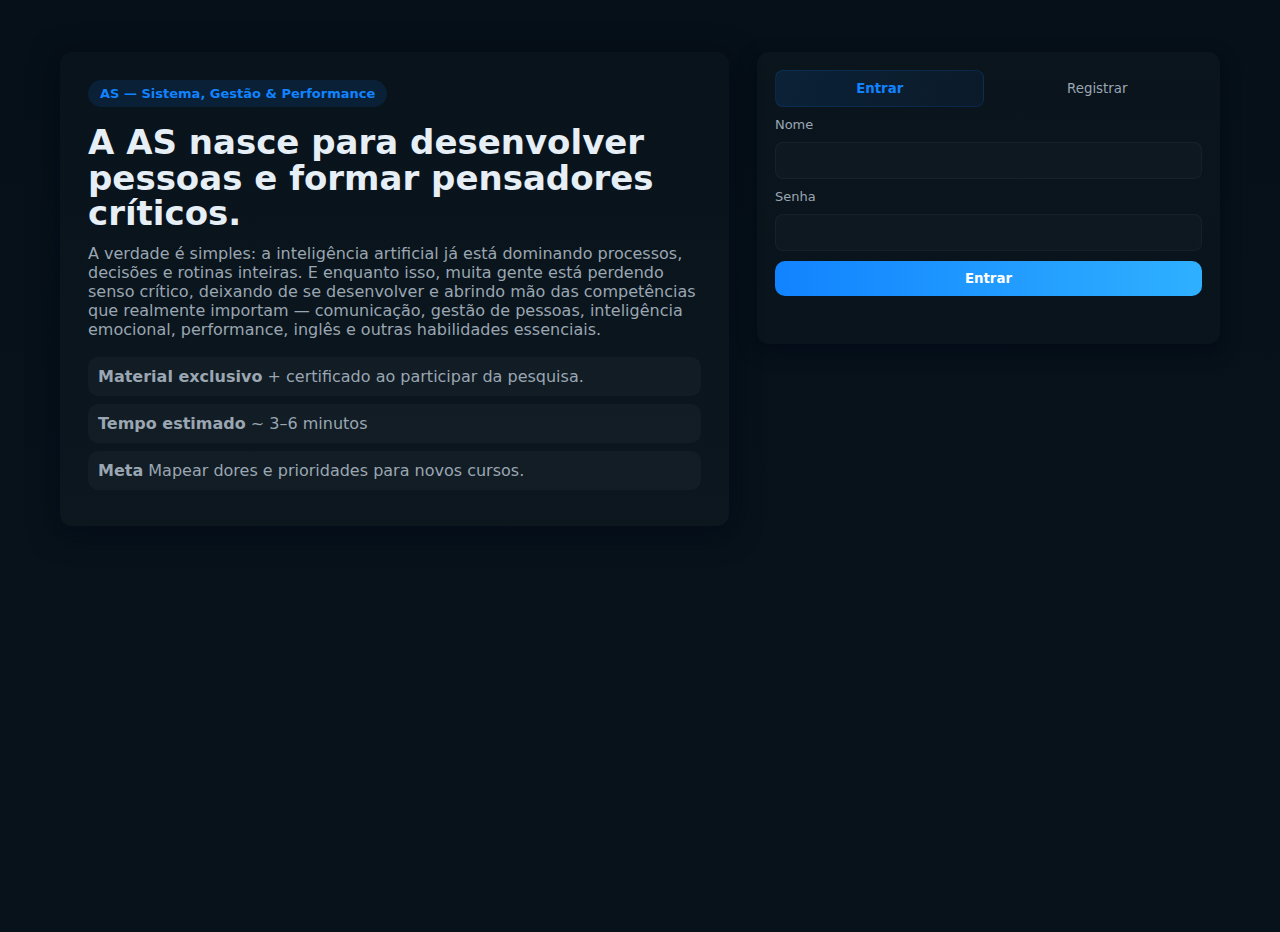
<file: index.html>
<!doctype html>
<html lang="pt-BR">

<head>
    <meta charset="utf-8" />
    <meta name="viewport" content="width=device-width,initial-scale=1" />
    <title>Home • AS</title>
    <link rel="stylesheet" href="Main/main.css">
    <link rel="icon" type="image/png" href="logo_temporaria.png" />
    <link
        href="https://fonts.googleapis.com/css2?family=Inter:wght@300;400;600;700;800&family=Montserrat:wght@600;700&display=swap"
        rel="stylesheet">
    <script>
        (function () {
            const token = localStorage.getItem('token');
            if (!token) {
                // sem token → leva pro login/registro
                window.location.href = 'Login_Register/login_register.html';
            } else {
            }
        })();
    </script>

</head>

<body>
    <div class="wrap">

        <header class="conteudo" role="banner" aria-label="Hero AS">
            <button id="btnLogout" class="logout-btn">Sair</button>
            <div class="conteudo-left">
                <div class="gestao-performace as">AS — Sistema, Gestão & Performance</div>
                <h1>Nós estamos chegando para fazer história.</h1>
                <p class="introducao">A Verdade é simples: a inteligência artificial já está dominando processos,
                    decisões e rotinas inteiras. E enquanto isso, muita gente está perdendo senso crítico,
                    deixando de se desenvolver e abrindo mão das competências que realmente importam.</p>

                <div class="lista-corpo">
                    <button class="botao botao-primario" onclick="mostrarPesquisa()">
                        Contribuir com o Teste
                    </button>
                    <button class="botao botao-fantasma"
                        onclick="document.getElementById('sobreAS').scrollIntoView({behavior:'smooth'})">O que é a
                        AS?</button>
                    <button class="botao botao-fantasma"
                        onclick="document.getElementById('contato').scrollIntoView({behavior:'smooth'})">Contato</button>
                </div>

                <div style="margin-top:18px; color:var(--muted); font-size:13px; max-width:620px;">
                    Ao contribuir você recebe material exclusivo e certificado quando nossa plataforma for lançada.
                    Todas as respostas são 100% confidenciais.
                </div>
            </div>

            <aside class="conteudo-right" aria-hidden="true">
                <div class="mini-card">
                    <h4>O que você ganha</h4>
                    <p>Material exclusivo + certificado ao participar da pesquisa.</p>
                </div>
                <div class="mini-card">
                    <h4>Tempo estimado</h4>
                    <p>~ 3–6 minutos</p>
                </div>
                <div class="mini-card">
                    <h4>Objetivo</h4>
                    <p>Avaliar o nível real de maturidade profissional do mercado e mostrar, de forma clara e direta, o que está travando o crescimento da maioria das pessoas.</p>
                </div>
            </aside>
        </header>

        <!-- SOBRE / O QUE É A AS -->
        <section id="sobreAS" class="informacoes-as" aria-labelledby="sobre-title">
            <div class="card" role="region" aria-label="Sobre a AS">
                <h3 id="sobre-title">O que é a AS</h3>
                <p class="muted">A AS nasce exatamente para desenvolver pessoas de verdade: fortalecer habilidades
                    humanas, formar pensadores críticos e preparar profissionais para o futuro. Trabalhamos com cursos e
                    treinamentos em Comunicação, Gestão e Performance — nossa missão é evitar que pessoas fiquem para
                    trás diante das mudanças tecnológicas.</p>

                <div style="margin-top:12px;">
                    <div class="notice" aria-hidden="false">
                        <strong>Antes de começar…</strong>
                        Pare por um minuto e seja brutalmente sincero. Use esse espaço para desabafar: fale do que te
                        trava, do que falta no seu ambiente, do que te irrita e do que você precisa para evoluir. Não
                        existe julgamento — suas respostas são confidenciais.
                    </div>
                </div>

                <div style="margin-top:14px; display:flex; gap:10px; flex-wrap:wrap;">
                    <div class="pill">Comunicação</div>
                    <div class="pill">Gestão</div>
                    <div class="pill">Tecnólogia</div>
                    <div class="pill">Performance</div>
                    <div class="pill">Inteligência Emocional</div>
                </div>
            </div>

            <aside class="card" role="complementary" aria-label="Insights rápidos">
                <h3>Insights rápidos</h3>
                <p class="muted">As respostas vão nos ajudar a criar conteúdos mais práticos e profundos — preparados
                    para o futuro.</p>
                <div style="margin-top:12px;">
                    <strong style="color:var(--white)">Como usaremos os dados</strong>
                    <p class="muted">Para desenhar trilhas de aprendizado, módulos práticos e programas de mentoria que
                        atendam às principais dores do mercado.</p>
                </div>
            </aside>
        </section>

        <!-- PESQUISA 1 (DETAILED) -->
        <section id="pesquisas"></section>

        <!-- Formulário: Receber Acesso por E-mail -->
        <div class="card access-card" id="accessCard">
            <h4>Receba o acesso</h4>
            <p class="muted">Digite seu e-mail e clique em gerar acesso. Você receberá login e senha por e-mail.</p>

            <input id="access-email" type="email" placeholder="seu@email.com" />

            <button id="btnGenerateAccess" class="btn-primary">Enviar acesso por e-mail</button>


            <div id="access-msg" class="muted" style="margin-top:10px; min-height:18px"></div>
        </div>


        <!-- FINAL / FOOTER -->
        <footer id="contato" style="margin-top:36px;">
            <div>
                <strong style="color:var(--white)">AS — Gestão & Performance</strong>
                <div class="muted" style="margin-top:6px;">Contato: contato@as-gestao.com · Direitos reservados © AS
                </div>
            </div>
            <div style="text-align:right;">
                <div class="muted">Contatos</div>
                <div style="margin-top:6px;"><span class="pill">
                    <a href="https://wa.me/5511943370983
                    " target="_blank">
                            Anderson S — Founder & CEO
                    </a></span>
                </div>
                <div style="margin-top:6px;"><span class="pill">
                    <a href="https://wa.me/5518981320533
                    " target="_blank">
                            Antônio S — Co-Founder & CTO
                    </a></span>
                </div>
            </div>
        </footer>

    </div>

    <script src="Main/main.js"></script>
</body>

</html>
</file>
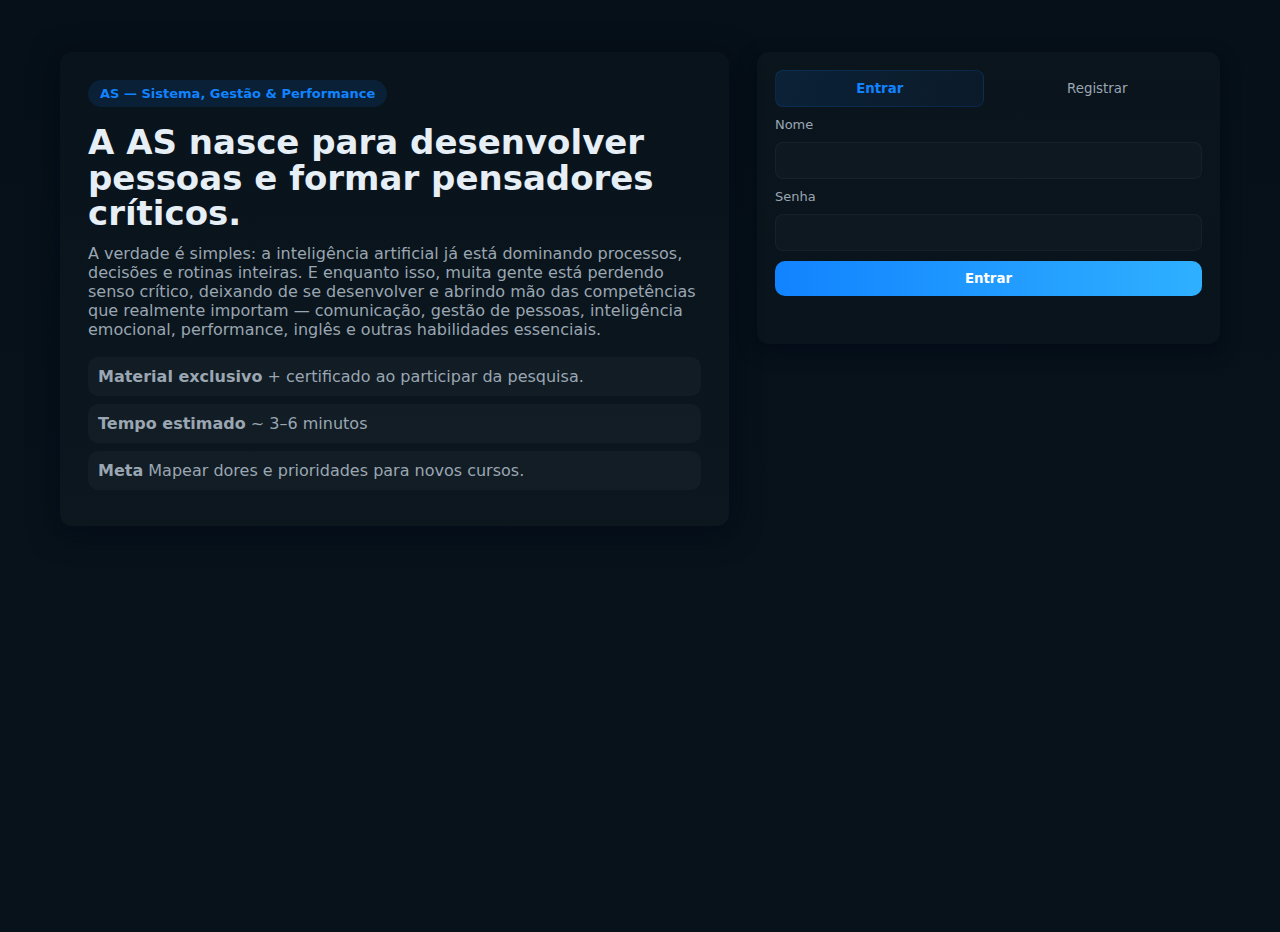
<file: Admin/admin.html>
<!doctype html>
<html lang="pt-BR">

<head>
    <meta charset="utf-8" />
    <meta name="viewport" content="width=device-width,initial-scale=1" />
    <title>Admin • AS - Painel de Respostas</title>
    <link rel="stylesheet" href="admin.css">
</head>

<body>
    <div class="wrap">
        <header class="top">
            <h1>Admin - Painel de Respostas</h1>
            <div class="actions">
                <button id="btnLogout">Sair</button>
            </div>
        </header>

        <main class="grid">
            <aside class="panel">
                <div class="stats">
                    <div>
                        <div class="label">Usuários que responderam os testes</div>
                        <div id="completedCount" class="big">—</div>
                    </div>
                    <div>
                        <div class="label">Total de respostas</div>
                        <div id="totalAnswers" class="big">—</div>
                    </div>
                </div>

                <button id="btnRefresh" class="refresh-btn">Atualizar dados</button>

                <canvas id="chart" height="160"></canvas>

                <div class="label small" style="margin-top:12px">Respondentes (clique no número para ver respostas)
                </div>
                <div id="respondents" class="list"></div>
            </aside>

            <section class="detail card">
                <div class="label small">Detalhes do respondente</div>
                <h2 id="respondentName">Selecione um item à esquerda</h2>
                <div id="answersList" class="answers"></div>
            </section>
        </main>

        <footer class="foot">Painel admin • AS — Gestão &amp; Performance</footer>
    </div>

    <script src="admin.js"></script>
</body>

</html>
</file>
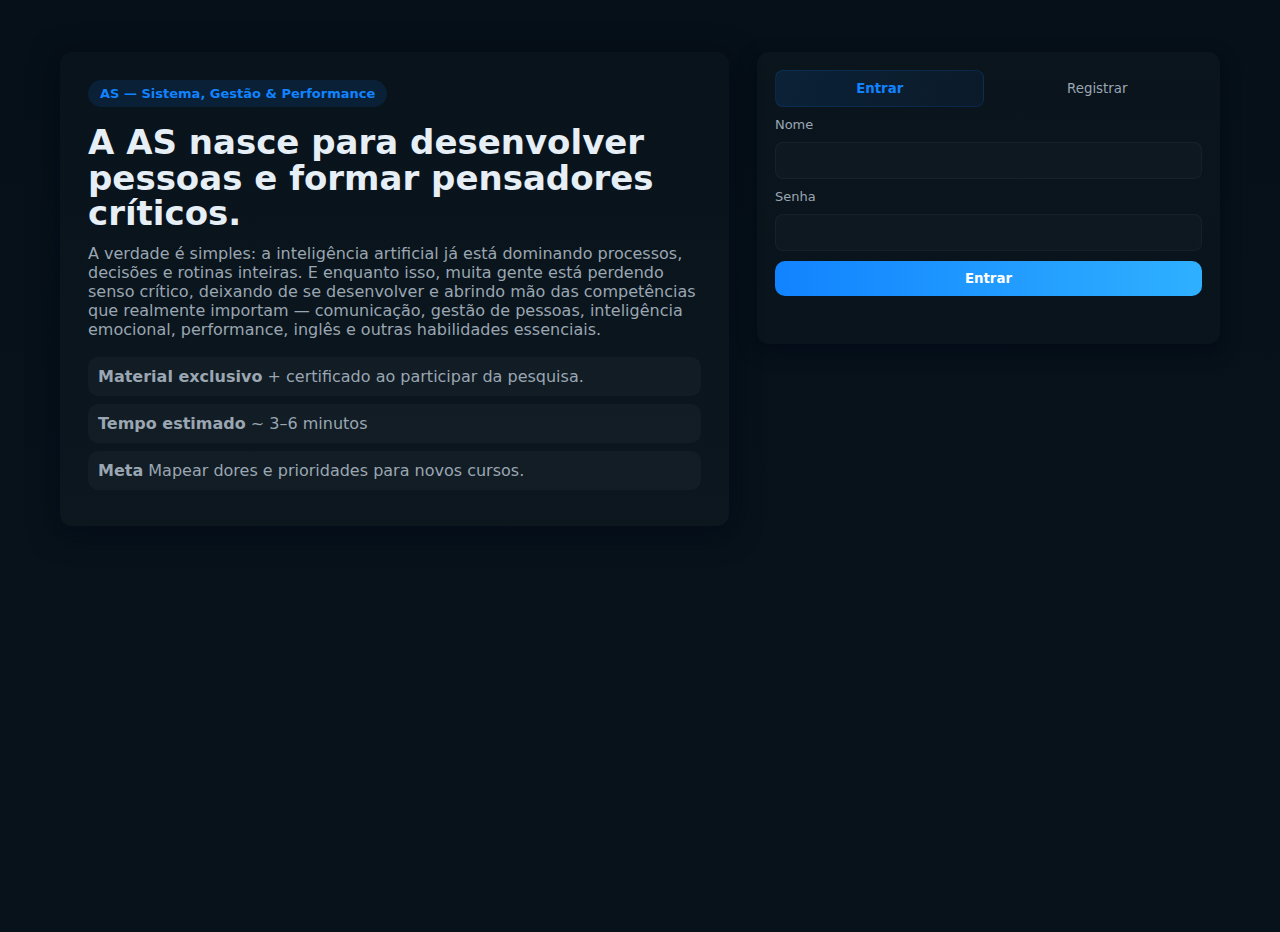
<file: Login_Register/login_register.html>
<!doctype html>
<html lang="pt-BR">

<head>
    <meta charset="utf-8" />
    <meta name="viewport" content="width=device-width, initial-scale=1" />
    <title>Login • AS</title>
    <link rel="stylesheet" href="login_register.css">
</head>

<body>
    <main class="page-wrap">
        <div class="hero">
            <div class="hero-left">
                <div class="badge">AS — Sistema, Gestão &amp; Performance</div>
                <h1 class="hero-title">A AS nasce para desenvolver pessoas e formar pensadores críticos.</h1>
                <p class="hero-sub">A verdade é simples: a inteligência artificial já está dominando processos, decisões e rotinas inteiras. E enquanto isso, muita gente está perdendo senso crítico, deixando de se desenvolver e abrindo mão das competências que realmente importam — comunicação, gestão de pessoas, inteligência emocional, performance, inglês e outras habilidades essenciais.</p>
                <ul class="hero-list">
                    <li><strong>Material exclusivo</strong> + certificado ao participar da pesquisa.</li>
                    <li><strong>Tempo estimado</strong> ~ 3–6 minutos</li>
                    <li><strong>Meta</strong> Mapear dores e prioridades para novos cursos.</li>
                </ul>
            </div>


            <div class="hero-right">
                <div class="card auth-card">
                    <div class="tabs">
                        <button id="tab-login" class="tab active">Entrar</button>
                        <button id="tab-register" class="tab">Registrar</button>
                    </div>


                    <!-- LOGIN -->
                    <form id="form-login" class="form">
                        <label>Nome</label>
                        <input id="login-nome" type="text" autocomplete="username" required />


                        <label>Senha</label>
                        <input id="login-senha" type="password" required />


                        <button type="submit" class="btn-primary">Entrar</button>
                        <div id="login-msg" class="msg"></div>
                    </form>


                    <!-- REGISTER -->
                    <form id="form-register" class="form hidden">
                        <label>Nome</label>
                        <input id="reg-nome" type="text" required />


                        <label>E‑mail</label>
                        <input id="reg-email" type="email" required />


                        <label>Senha</label>
                        <input id="reg-senha" type="password" autocomplete="new-password" required />


                        <button type="submit" class="btn-primary">Criar conta</button>
                        <div id="reg-msg" class="msg"></div>
                    </form>


                </div>
            </div>
        </div>
    </main>


    <script src="login_register.js"></script>
</body>

</html>
</file>
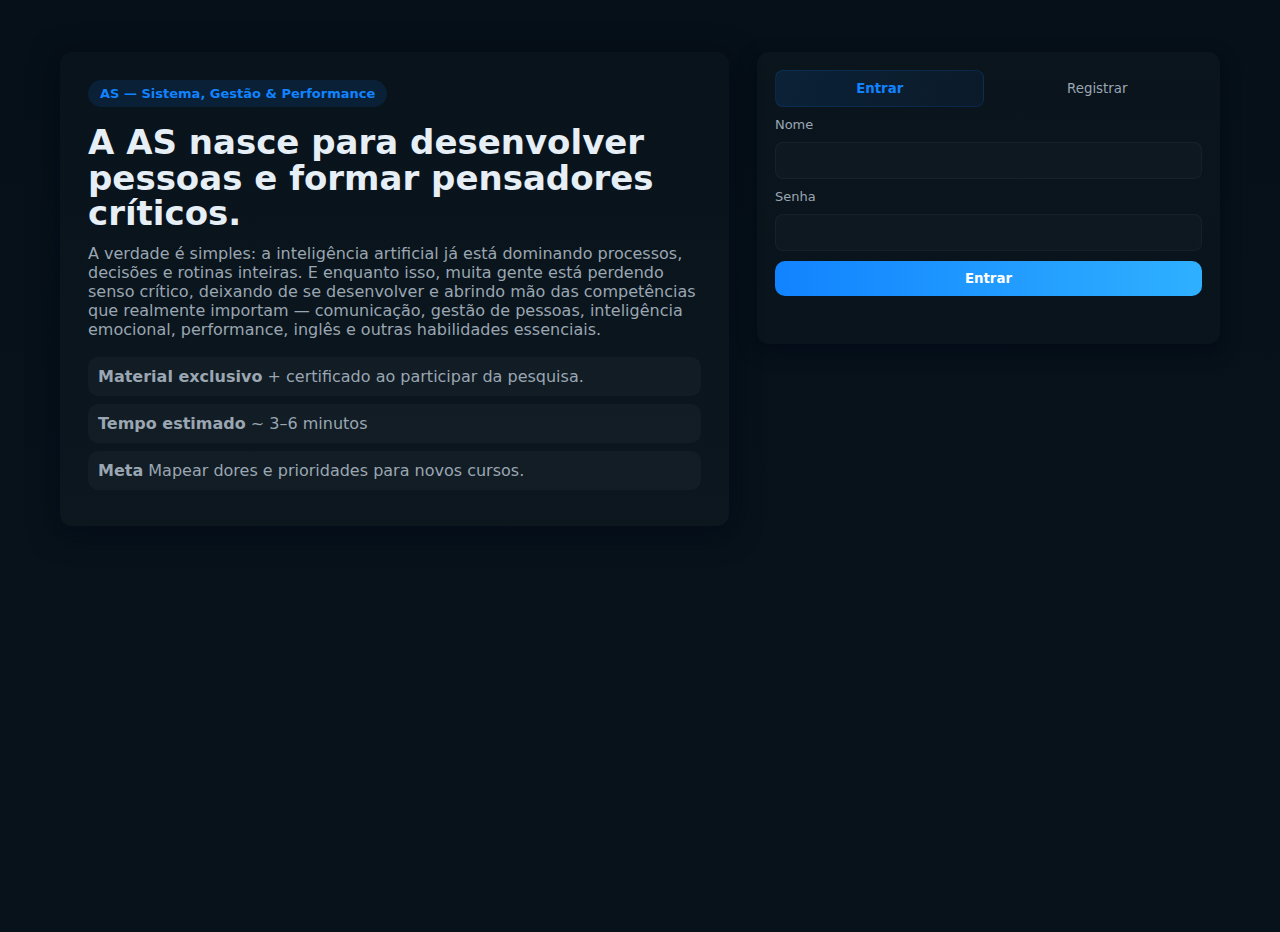
<file: Main/main.html>
<!doctype html>
<html lang="pt-BR">

<head>
    <meta charset="utf-8" />
    <meta name="viewport" content="width=device-width,initial-scale=1" />
    <title>Protótipo AS — Página Longa</title>
    <link rel="stylesheet" href="main.css">
    <link
        href="https://fonts.googleapis.com/css2?family=Inter:wght@300;400;600;700;800&family=Montserrat:wght@600;700&display=swap"
        rel="stylesheet">
    <script>
        (function () {
            const token = localStorage.getItem('token');
            if (!token) {
                // sem token → leva pro login/registro
                window.location.href = '../Login_Register/login_register.html';
            } else {
            }
        })();
    </script>

</head>

<body>
    <div class="wrap">

        <header class="conteudo" role="banner" aria-label="Hero AS">
            <button id="btnLogout" class="logout-btn">Sair</button>
            <div class="conteudo-left">
                <div class="gestao-performace as">AS – Gestão & Performance</div>
                <h1>A AS nasce para desenvolver pessoas e formar pensadores críticos.</h1>
                <p class="introducao">A inteligência artificial avança — nós desenvolvemos as habilidades humanas que
                    continuam insubstituíveis: comunicação, gestão, inteligência emocional e performance.</p>

                <div class="lista-corpo">
                    <button class="botao botao-primario" onclick="mostrarPesquisa()">
                        Contribuir com o Teste
                    </button>
                    <button class="botao botao-fantasma"
                        onclick="document.getElementById('sobreAS').scrollIntoView({behavior:'smooth'})">O que é a
                        AS?</button>
                    <button class="botao botao-fantasma"
                        onclick="document.getElementById('contato').scrollIntoView({behavior:'smooth'})">Contato</button>
                </div>

                <div style="margin-top:18px; color:var(--muted); font-size:13px; max-width:620px;">
                    Ao contribuir você recebe material exclusivo e certificado quando nossa plataforma for lançada.
                    Todas as respostas são 100% confidenciais.
                </div>
            </div>

            <aside class="conteudo-right" aria-hidden="true">
                <div class="mini-card">
                    <h4>O que você ganha</h4>
                    <p>Material exclusivo + certificado ao participar da pesquisa.</p>
                </div>
                <div class="mini-card">
                    <h4>Tempo estimado</h4>
                    <p>~ 7–12 minutos</p>
                </div>
                <div class="mini-card">
                    <h4>Meta</h4>
                    <p>Mapear dores e prioridades para novos cursos.</p>
                </div>
            </aside>
        </header>

        <!-- SOBRE / O QUE É A AS -->
        <section id="sobreAS" class="informacoes-as" aria-labelledby="sobre-title">
            <div class="card" role="region" aria-label="Sobre a AS">
                <h3 id="sobre-title">O que é a AS</h3>
                <p class="muted">A AS nasce exatamente para desenvolver pessoas de verdade: fortalecer habilidades
                    humanas, formar pensadores críticos e preparar profissionais para o futuro. Trabalhamos com cursos e
                    treinamentos em Comunicação, Gestão e Performance — nossa missão é evitar que pessoas fiquem para
                    trás diante das mudanças tecnológicas.</p>

                <div style="margin-top:12px;">
                    <div class="notice" aria-hidden="false">
                        <strong>Antes de começar…</strong>
                        Pare por um minuto e seja brutalmente sincero. Use esse espaço para desabafar: fale do que te
                        trava, do que falta no seu ambiente, do que te irrita e do que você precisa para evoluir. Não
                        existe julgamento — suas respostas são confidenciais.
                    </div>
                </div>

                <div style="margin-top:14px; display:flex; gap:10px; flex-wrap:wrap;">
                    <div class="pill">Comunicação</div>
                    <div class="pill">Gestão</div>
                    <div class="pill">Tecnólogia</div>
                    <div class="pill">Performance</div>
                    <div class="pill">Inteligência Emocional</div>
                </div>
            </div>

            <aside class="card" role="complementary" aria-label="Insights rápidos">
                <h3>Insights rápidos</h3>
                <p class="muted">As respostas vão nos ajudar a criar conteúdos mais práticos e profundos — preparados
                    para o futuro.</p>
                <div style="margin-top:12px;">
                    <strong style="color:var(--white)">Como usaremos os dados</strong>
                    <p class="muted">Para desenhar trilhas de aprendizado, módulos práticos e programas de mentoria que
                        atendam às principais dores do mercado.</p>
                </div>
            </aside>
        </section>

        <!-- PESQUISA 1 (DETAILED) -->
        <section id="pesquisas"></section>

        <!-- Formulário: Receber Acesso por E-mail -->
        <div class="card access-card" id="accessCard">
            <h4>Receba o acesso</h4>
            <p class="muted">Digite seu e-mail e clique em gerar acesso. Você receberá login e senha por e-mail.</p>

            <input id="access-email" type="email" placeholder="seu@email.com" />

            <button id="btnGenerateAccess" class="btn-primary">Enviar acesso por e-mail</button>


            <div id="access-msg" class="muted" style="margin-top:10px; min-height:18px"></div>
        </div>


        <!-- FINAL / FOOTER -->
        <footer id="contato" style="margin-top:36px;">
            <div>
                <strong style="color:var(--white)">AS — Gestão & Performance</strong>
                <div class="muted" style="margin-top:6px;">Contato: contato@as-gestao.com · Direitos reservados © AS
                </div>
            </div>
            <div style="text-align:right;">
                <div class="muted">Siga-nos</div>
                <div style="margin-top:6px;"><span class="pill">
                    <a href="https://wa.me/551194337-0983
                    " target="_blank">
                            Falar no WhatsApp
                    </a></span> <span class="pill">Instagram</span>
                </div>
            </div>
        </footer>

    </div>

    <script src="main.js"></script>
</body>

</html>
</file>
<file: Main/main.css>
:root {
    --bg: #0B0B0D;
    --panel: #0F1114;
    --card: #0E1115;
    --muted: #C9C9C9;
    --muted-2: #7A7A7A;
    --blue: #007BFF;
    --blue-2: #4DA8FF;
    --white: #FFFFFF;
    --radius: 12px;
    --glass: rgba(255, 255, 255, 0.02);
    --max-width: 1100px;
}

* {
    box-sizing: border-box
}

html,
body {
    height: 100%;
    margin: 0;
    font-family: Inter, system-ui, -apple-system, Segoe UI, Roboto, "Helvetica Neue", Arial;
}

body {
    background: linear-gradient(180deg, rgba(6, 10, 14, 1) 0%, rgba(11, 13, 15, 1) 100%);
    color: var(--white);
    -webkit-font-smoothing: antialiased;
    padding: 36px 16px;
    display: flex;
    justify-content: center;
}

.wrap {
    width: 100%;
    max-width: var(--max-width);
}

/* Top hero with background image (uses local path — system will convert to URL) */
.conteudo {
    border-radius: 16px;
    overflow: hidden;
    position: relative;
    min-height: 420px;
    background:
        linear-gradient(180deg, rgba(3, 8, 15, 0.6), rgba(3, 8, 15, 0.75)),
        url("/mnt/data/A_series_of_four_digital_user_interface_(UI)_scree.png") center/cover no-repeat;
    box-shadow: 0 18px 60px rgba(0, 0, 0, 0.6);
    padding: 44px;
    display: flex;
    gap: 28px;
    align-items: center;
}

.conteudo-left {
    flex: 1;
    max-width: 640px;
}

.gestao-performace {
    color: var(--blue-2);
    font-weight: 700;
    letter-spacing: 0.6px;
    font-size: 13px;
    margin-bottom: 8px;
}

h1 {
    font-family: Montserrat;
    font-size: 42px;
    margin: 0 0 10px 0;
    line-height: 1.03;
    color: var(--white);
}

p.introducao {
    margin: 0 0 18px 0;
    color: var(--muted);
    font-size: 16px;
    max-width: 560px;
}

.lista-corpo {
    display: flex;
    gap: 12px;
    align-items: center;
    flex-wrap: wrap;
    margin-top: 8px;
}

.botao {
    padding: 12px 18px;
    border-radius: 12px;
    font-weight: 700;
    cursor: pointer;
    border: 0;
    box-shadow: 0 8px 30px rgba(0, 0, 0, 0.5);
}

.botao-primario {
    background: linear-gradient(180deg, var(--blue), var(--blue-2));
    color: var(--white);
}

.botao-fantasma {
    background: transparent;
    color: var(--white);
    border: 1px solid rgba(255, 255, 255, 0.06);
}

/* hero right column: quick stats / highlights */
.conteudo-right {
    width: 300px;
    display: flex;
    flex-direction: column;
    gap: 12px;
}

.mini-card {
    background: rgba(255, 255, 255, 0.02);
    border-radius: 12px;
    padding: 14px;
    border: 1px solid rgba(255, 255, 255, 0.03);
}

.mini-card h4 {
    margin: 0;
    color: var(--white);
    font-size: 16px;
}

.mini-card p {
    margin: 6px 0 0 0;
    color: var(--muted);
    font-size: 13px;
}

section {
    margin-top: 28px;
    display: block;
}

.informacoes-as {
    display: grid;
    grid-template-columns: 1fr 360px;
    gap: 22px;
}

.card {
    background: linear-gradient(180deg, rgba(255, 255, 255, 0.01), rgba(255, 255, 255, 0.02));
    padding: 18px;
    border-radius: 12px;
    border: 1px solid rgba(255, 255, 255, 0.03);
    color: var(--muted);
}

.card h3 {
    margin: 0 0 8px 0;
    color: var(--white);
    font-family: Montserrat;
    font-size: 20px;
}

#sobre-title {
    color: var(--blue-2);
}

.muted {
    color: var(--muted);
    font-size: 14px;
}

.pill {
    display: inline-block;
    background: rgba(77, 168, 255, 0.08);
    color: var(--blue-2);
    padding: 6px 10px;
    border-radius: 999px;
    font-weight: 700;
    font-size: 12px;
}

/* antes de continuar - destaque */
.notice {
    border-left: 4px solid var(--blue);
    background: linear-gradient(90deg, rgba(0, 123, 255, 0.02), transparent);
    padding: 16px;
    border-radius: 10px;
    color: var(--muted);
}

.notice strong {
    color: var(--white);
    display: block;
    margin-bottom: 6px;
    font-weight: 700;
}

/* Pesquisa 1 - list of Q cards */
.q-grid {
    display: grid;
    grid-template-columns: repeat(2, 1fr);
    gap: 14px;
    margin-top: 12px;
}

.q-card {
    background: var(--card);
    padding: 14px;
    border-radius: 12px;
    border: 1px solid rgba(255, 255, 255, 0.03);
}

.q-card h4 {
    margin: 0 0 8px 0;
    color: var(--white);
    font-family: Montserrat;
    font-size: 16px;
}

.q-card p {
    margin: 0 0 10px 0;
    color: var(--muted);
    font-size: 13px;
}

.q-card textarea {
    width: 100%;
    min-height: 80px;
    border-radius: 10px;
    padding: 10px;
    background: transparent;
    color: var(--white);
    border: 1px solid rgba(77, 168, 255, 0.06);
    resize: vertical;
}

/* lead capture sticky-ish */
.lead-sticky {
    position: sticky;
    top: 24px;
    display: flex;
    flex-direction: column;
    gap: 12px;
}

.lead-sticky .lead-in {
    padding: 14px;
    border-radius: 12px;
    background: linear-gradient(180deg, rgba(255, 255, 255, 0.015), rgba(255, 255, 255, 0.025));
    border: 1px solid rgba(255, 255, 255, 0.03);
}

.lead-sticky input {
    width: 100%;
    padding: 12px;
    border-radius: 10px;
    border: 1px solid rgba(255, 255, 255, 0.04);
    background: transparent;
    color: var(--white);
}

/* footer */
footer {
    margin-top: 28px;
    color: var(--muted-2);
    font-size: 13px;
    display: flex;
    justify-content: space-between;
    gap: 12px;
    align-items: center;
}

/* small helpers */
.as {
    display: inline-block;
    background: rgba(77, 168, 255, 0.08);
    color: var(--blue-2);
    padding: 6px 10px;
    border-radius: 999px;
    font-weight: 700;
    font-size: 12px;
}

@media (max-width:980px) {
    .two-col {
        grid-template-columns: 1fr;
    }

    .q-grid {
        grid-template-columns: 1fr;
    }

    .hero {
        padding: 28px;
        min-height: 360px;
    }

    h1 {
        font-size: 30px;
    }

    .hero-right {
        display: none;
    }

    .wrap {
        padding: 0 12px;
    }
}

.logout-btn {
    position: absolute;
    top: 20px;
    right: 20px;
    background: transparent;
    border: 1px solid rgba(255, 255, 255, 0.15);
    color: var(--white);
    padding: 8px 14px;
    border-radius: 10px;
    font-size: 14px;
    cursor: pointer;
    backdrop-filter: blur(4px);
    transition: 0.25s;
}

.logout-btn:hover {
    background: rgba(255, 255, 255, 0.08);
}

.access-layout {
    display: grid;
    grid-template-columns: 1.2fr 1fr;
    gap: 18px;
    margin-top: 16px;
}

.access-input-side {
    display: flex;
    flex-direction: column;
    gap: 10px;
}

.access-label {
    font-size: 13px;
    color: var(--muted-2);
}

.access-result {
    background: radial-gradient(circle at top left, rgba(77, 168, 255, 0.16), transparent);
    border-radius: 14px;
    padding: 16px;
    border: 1px solid rgba(77, 168, 255, 0.25);
    box-shadow: 0 12px 40px rgba(0, 0, 0, 0.6);
    margin-top: 18px;
}

.access-result-title {
    margin: 0 0 6px 0;
    font-size: 15px;
    font-family: Montserrat;
}

.access-result-sub {
    margin: 0 0 14px 0;
    font-size: 12px;
}

.access-cred-box {
    display: grid;
    gap: 10px;
    margin-bottom: 10px;
}

.access-field {
    background: rgba(0, 0, 0, 0.35);
    border-radius: 10px;
    padding: 10px 12px;
    border: 1px solid rgba(255, 255, 255, 0.06);
}

.access-field-label {
    display: block;
    font-size: 11px;
    text-transform: uppercase;
    letter-spacing: 0.06em;
    color: var(--muted-2);
    margin-bottom: 4px;
}

.access-field-value {
    font-family: ui-monospace, SFMono-Regular, Menlo, Monaco, Consolas, "Liberation Mono", "Courier New", monospace;
    font-size: 13px;
    word-break: break-all;
}

.access-tip {
    font-size: 11px;
    margin: 0;
}

.hidden {
    display: none !important;
}



.access-card {
    background: linear-gradient(180deg, rgba(255, 255, 255, 0.01), rgba(255, 255, 255, 0.02));
    padding: 20px;
    border-radius: 12px;
    border: 1px solid rgba(255, 255, 255, 0.03);
    color: var(--muted);

    /* Faz esticar nas laterais do container */
    width: 100%;

    /* Dá espaço do topo */
    margin-top: 30px;
}

.access-card h4 {
    margin: 0 0 12px 0;
    color: var(--white);
    font-family: Montserrat;
    font-size: 16px;
}

.access-card input[type="email"] {
    width: 100%;
    padding: 14px;
    border-radius: 10px;
    border: 1px solid rgba(255, 255, 255, 0.04);
    background: transparent;
    color: var(--white);
    margin-top: 10px;
    outline: none;
}

.access-card input::placeholder {
    color: rgba(255, 255, 255, 0.25);
}

#btnGenerateAccess {
    margin-top: 15px;
    width: 100%;
    padding: 14px;
    border-radius: 10px;
    border: 0;
    background: linear-gradient(180deg, var(--blue), var(--blue-2));
    color: var(--white);
    font-weight: 700;
    cursor: pointer;
}

#pesquisas {
    display: none;
    opacity: 0;
    transform: translateY(20px);
    transition: opacity 0.35s ease, transform 0.35s ease;
}

#pesquisas.show {
    display: block;
    opacity: 1;
    transform: translateY(0);
}

a {
    text-decoration: none;
    color: inherit;         
}

/* ================================
   RESPONSIVIDADE — CELULAR
   ================================ */

@media (max-width: 980px) {
    body {
        padding: 20px 10px;
    }

    .conteudo {
        flex-direction: column;
        padding: 24px;
        min-height: auto;
        text-align: center;
        gap: 24px;
    }

    .conteudo-left {
        max-width: 100%;
    }

    h1 {
        font-size: 28px;
        line-height: 1.2;
    }

    p.introducao {
        font-size: 14px;
        max-width: 100%;
    }

    .conteudo-right {
        width: 100%;
        display: flex;
        flex-direction: column;
    }

    .mini-card {
        padding: 12px;
    }

    .lista-corpo {
        justify-content: center;
    }

    .botao {
        width: 100%;
        padding: 14px;
        font-size: 15px;
    }

    .informacoes-as {
        grid-template-columns: 1fr;
    }

    .card {
        padding: 16px;
    }

    .lead-sticky {
        position: static;
    }

    .q-grid {
        grid-template-columns: 1fr;
    }

    footer {
        flex-direction: column;
        text-align: center;
        gap: 6px;
    }
}

/* ================================
   RESPONSIVIDADE — CELULAR PEQUENO
   ================================ */
@media (max-width: 480px) {

    .conteudo {
        padding: 18px;
        gap: 20px;
    }

    h1 {
        font-size: 24px;
    }

    .mini-card p {
        font-size: 12px;
    }

    .access-card {
        padding: 16px;
    }

    #btnGenerateAccess {
        padding: 12px;
        font-size: 15px;
    }

    .logout-btn {
        padding: 6px 10px;
        font-size: 13px;
    }
}

.subtitulo-provocativo {
    margin: 4px 0 8px;
    font-size: 0.9rem;
    font-weight: 500;
    color: var(--muted);
}
</file>
<file: Admin/admin.css>
:root {
    --bg: #0B0B0D;
    --panel: #0F1114;
    --muted: #C9C9C9;
    --accent: #4DA8FF
}

* {
    box-sizing: border-box
}

body {
    margin: 0;
    font-family: Inter, system-ui, Arial, sans-serif;
    background: linear-gradient(180deg, #071017, #0b0b0d);
    color: var(--muted);
    padding: 20px
}

.wrap {
    max-width: 1100px;
    margin: 0 auto
}

.top {
    display: flex;
    justify-content: space-between;
    align-items: center;
    margin-bottom: 16px
}

.top h1 {
    color: #fff;
    margin: 0;
    font-size: 20px
}

.actions button {
    background: transparent;
    border: 1px solid rgba(255, 255, 255, 0.06);
    padding: 8px 10px;
    border-radius: 6px;
    color: var(--muted);
    cursor: pointer
}

.grid {
    display: grid;
    grid-template-columns: 360px 1fr;
    gap: 16px
}

.panel {
    background: rgba(255, 255, 255, 0.03);
    padding: 14px;
    border-radius: 10px
}

.card {
    background: rgba(255, 255, 255, 0.02);
    padding: 16px;
    border-radius: 10px
}

.stats {
    display: flex;
    justify-content: space-between;
    align-items: center;
    margin-bottom: 12px
}

.label {
    font-size: 13px;
    color: var(--muted)
}

.big {
    font-size: 20px;
    color: #fff;
    font-weight: 700
}

.list {
    max-height: 420px;
    overflow: auto;
    margin-top: 8px
}

.item {
    display: flex;
    justify-content: space-between;
    align-items: center;
    padding: 8px;
    border-radius: 8px;
    margin-bottom: 8px;
    background: rgba(255, 255, 255, 0.01);
    cursor: pointer
}

.item:hover {
    background: rgba(255, 255, 255, 0.02)
}

.small {
    font-size: 12px;
    color: #9aa
}

.detail .answers {
    margin-top: 10px;
    white-space: pre-wrap
}

.foot {
    margin-top: 18px;
    color: #6f757a;
    font-size: 13px
}

@media(max-width:840px) {
    .grid {
        grid-template-columns: 1fr
    }

    .panel {
        order: 2
    }
}

.refresh-btn {
    width: 100%;
    margin-bottom: 12px;
    padding: 8px 0;
    border-radius: 6px;
    background: rgba(255, 255, 255, 0.05);
    border: 1px solid rgba(255, 255, 255, 0.10);
    color: var(--muted);
    cursor: pointer;
    font-size: 14px;
    transition: .2s;
}

.user-info {
    background: rgba(255,255,255,0.03);
    padding: 10px;
    border-radius: 8px;
    border: 1px solid rgba(255,255,255,0.03);
}
.user-info a { color: #9fbfe8; text-decoration: none; }
.user-info a:hover { text-decoration: underline; }


.refresh-btn:hover {
    background: rgba(255, 255, 255, 0.10);
    color: #fff;
}
</file>
<file: Login_Register/login_register.css>
:root {
    --bg: #0b0f13;
    --card: #07121a;
    --muted: #9aa6b2;
    --accent: #1183ff;
    --glass: rgba(255, 255, 255, 0.03);
}

* {
    box-sizing: border-box;
    font-family: Inter, 'Segoe UI', Roboto, system-ui, -apple-system, 'Helvetica Neue', Arial
}

html,
body {
    height: 100%;
    margin: 0;
    background: linear-gradient(180deg, #061018 0%, #07121a 60%);
    color: #e6eef6
}

.page-wrap {
    max-width: 1200px;
    margin: 32px auto;
    padding: 20px
}

.hero {
    display: grid;
    grid-template-columns: 1.3fr 0.9fr;
    gap: 28px;
    align-items: start
}

.hero-left {
    padding: 28px;
    border-radius: 12px;
    background: linear-gradient(0deg, rgba(255, 255, 255, 0.02), rgba(255, 255, 255, 0.01));
    box-shadow: 0 6px 30px rgba(2, 6, 23, 0.6)
}

.badge {
    display: inline-block;
    padding: 6px 12px;
    background: rgba(17, 131, 255, 0.12);
    color: var(--accent);
    border-radius: 999px;
    font-weight: 600;
    font-size: 13px;
    margin-bottom: 12px
}

.hero-title {
    font-size: 34px;
    line-height: 1.05;
    margin: 6px 0 12px
}

.hero-sub {
    color: var(--muted);
    margin: 0 0 18px
}

.hero-list {
    color: var(--muted);
    list-style: none;
    padding: 0;
    margin: 0
}

.hero-list li {
    background: var(--glass);
    padding: 10px;
    border-radius: 10px;
    margin-bottom: 8px
}

.hero-right {
    display: flex;
    align-items: flex-start;
    justify-content: center
}

.card.auth-card {
    width: 100%;
    background: linear-gradient(180deg, rgba(255, 255, 255, 0.02), rgba(255, 255, 255, 0.01));
    padding: 18px;
    border-radius: 12px;
    box-shadow: 0 6px 18px rgba(2, 6, 23, 0.6)
}

.tabs {
    display: flex;
    gap: 8px;
    margin-bottom: 10px
}

.tab {
    flex: 1;
    padding: 10px;
    border-radius: 8px;
    background: transparent;
    border: 1px solid transparent;
    color: var(--muted);
    cursor: pointer
}

.tab.active {
    background: linear-gradient(90deg, rgba(17, 131, 255, 0.12), rgba(17, 131, 255, 0.06));
    color: var(--accent);
    border: 1px solid rgba(17, 131, 255, 0.14);
    font-weight: 700
}

.form {
    display: flex;
    flex-direction: column;
    gap: 10px
}

.form.hidden {
    display: none
}

label {
    font-size: 13px;
    color: var(--muted)
}

input[type=text],
input[type=password],
input[type=email],
textarea {
    padding: 10px;
    border-radius: 8px;
    border: 1px solid rgba(255, 255, 255, 0.04);
    background: rgba(255, 255, 255, 0.02);
    color: var(--muted);
    outline: none
}

input:focus {
    box-shadow: 0 0 0 3px rgba(17, 131, 255, 0.06);
    border-color: rgba(17, 131, 255, 0.14);
    color: #e6eef6
}

.btn-primary {
    padding: 10px;
    border-radius: 10px;
    border: 0;
    background: linear-gradient(90deg, var(--accent), #2fb0ff);
    color: #fff;
    font-weight: 700;
    cursor: pointer
}

.msg {
    font-size: 13px;
    color: var(--muted);
    min-height: 20px
}

/* responsivo */
@media (max-width:900px) {
    .hero {
        grid-template-columns: 1fr;
    }

    .hero-left {
        order: 2
    }

    .hero-right {
        order: 1
    }

    .hero-title {
        font-size: 24px
    }
}
</file>
